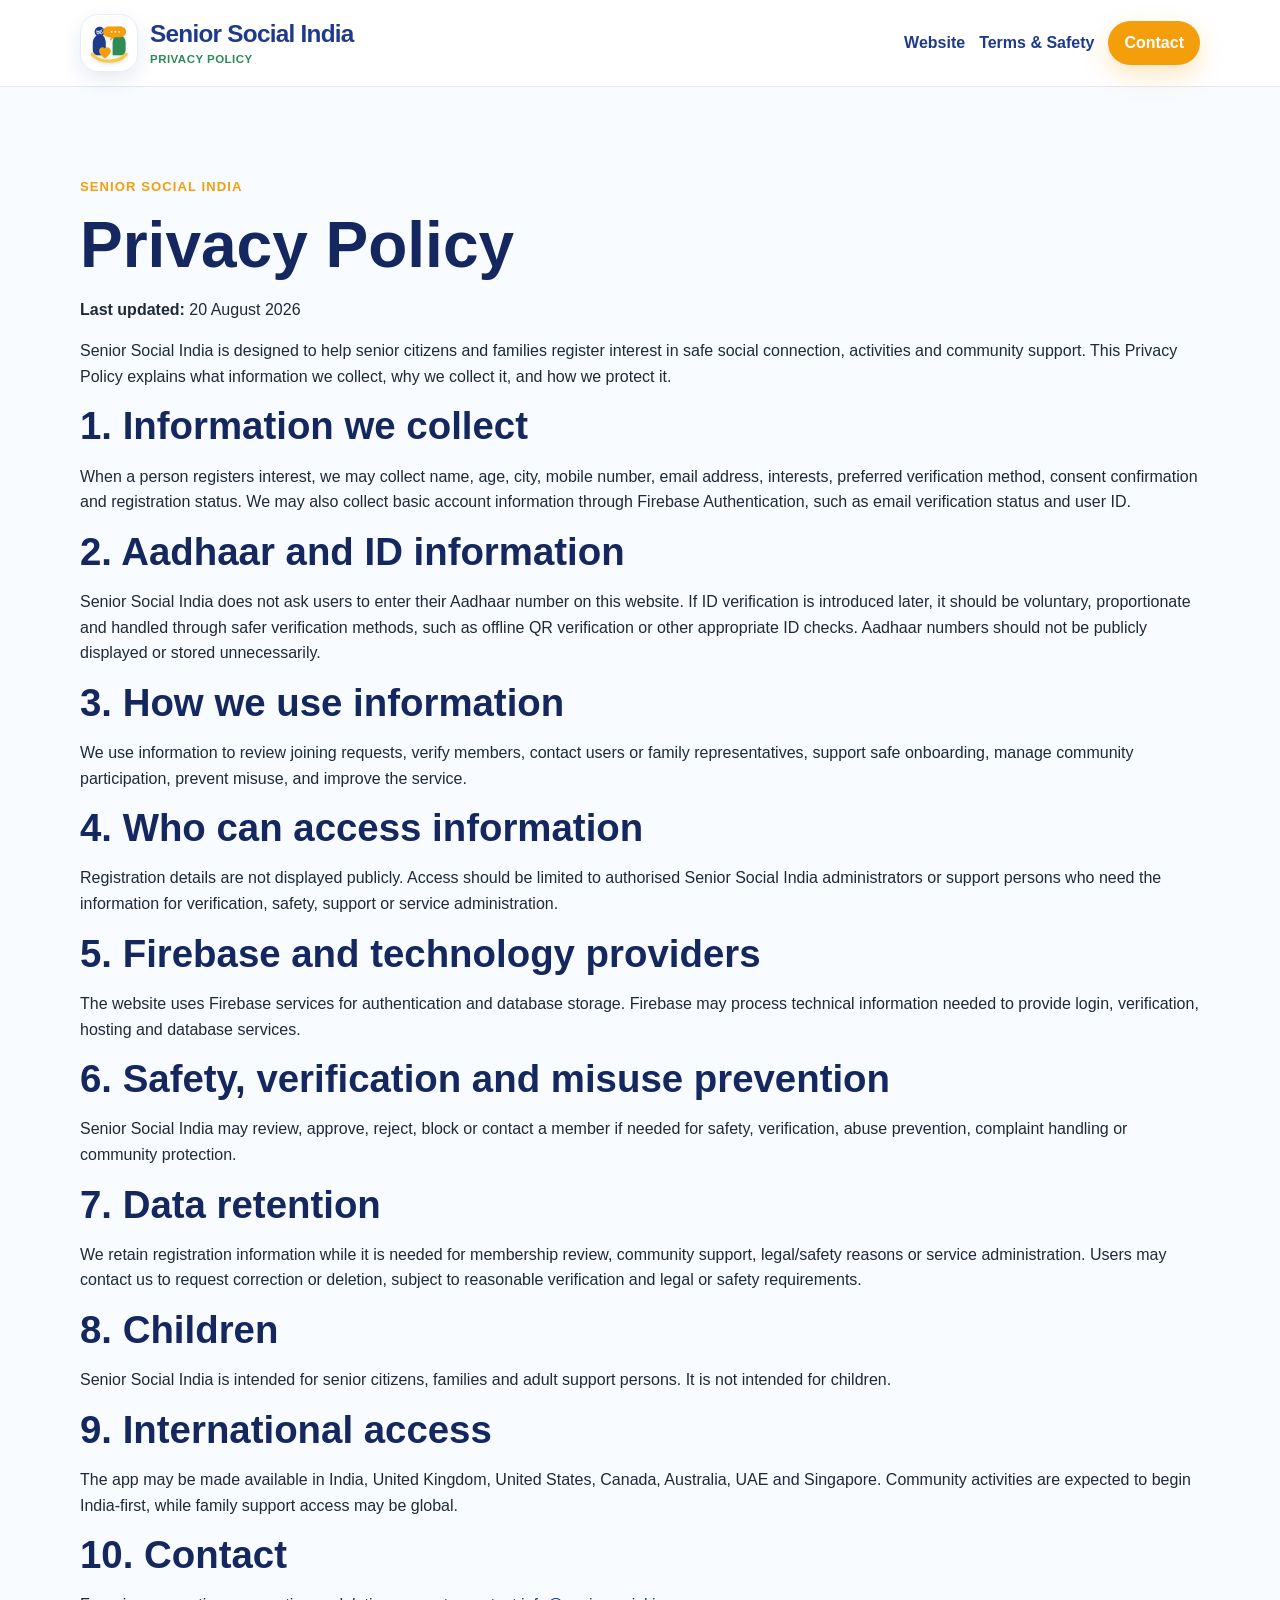
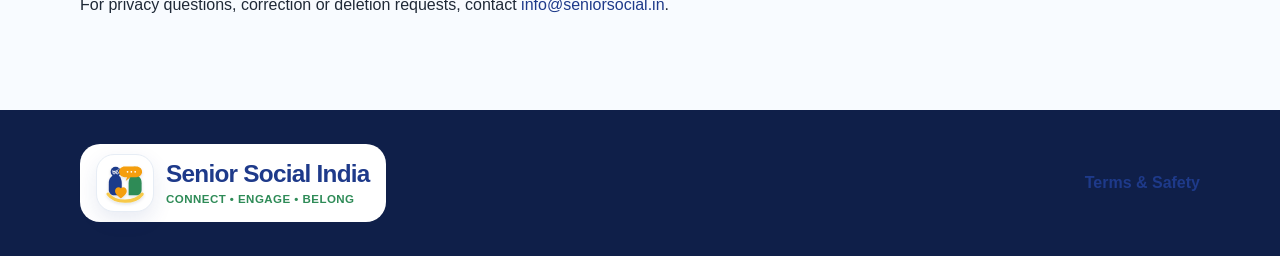
<file: privacy.html>
<!DOCTYPE html>
<html lang="en">
<head>
  <meta charset="UTF-8" />
  <meta name="viewport" content="width=device-width, initial-scale=1.0" />
  <title>Privacy Policy | Senior Social India</title>
  <meta name="description" content="Privacy Policy for Senior Social India." />
  <meta name="theme-color" content="#1E3A8A" />
  <link rel="manifest" href="manifest.webmanifest" />
  <link rel="icon" href="assets/senior-social-mark.svg" type="image/svg+xml" />
  <link rel="stylesheet" href="styles.css" />
</head>
<body>
  <header class="site-header">
    <nav class="nav container">
      <a href="index.html" class="logo" aria-label="Senior Social India home">
        <span class="logo-mark"><img src="assets/senior-social-mark.svg" alt="" /></span>
        <span class="logo-text"><strong>Senior Social India</strong><small>Privacy Policy</small></span>
      </a>
      <div class="nav-links admin-nav"><a href="index.html">Website</a><a href="terms.html">Terms & Safety</a><a href="mailto:info@seniorsocial.in" class="btn btn-small">Contact</a></div>
    </nav>
  </header>

  <main class="section legal-page">
    <div class="container legal-card">
      <p class="section-label">Senior Social India</p>
      <h1>Privacy Policy</h1>
      <p><strong>Last updated:</strong> 20 August 2026</p>
      <p>Senior Social India is designed to help senior citizens and families register interest in safe social connection, activities and community support. This Privacy Policy explains what information we collect, why we collect it, and how we protect it.</p>

      <h2>1. Information we collect</h2>
      <p>When a person registers interest, we may collect name, age, city, mobile number, email address, interests, preferred verification method, consent confirmation and registration status. We may also collect basic account information through Firebase Authentication, such as email verification status and user ID.</p>

      <h2>2. Aadhaar and ID information</h2>
      <p>Senior Social India does not ask users to enter their Aadhaar number on this website. If ID verification is introduced later, it should be voluntary, proportionate and handled through safer verification methods, such as offline QR verification or other appropriate ID checks. Aadhaar numbers should not be publicly displayed or stored unnecessarily.</p>

      <h2>3. How we use information</h2>
      <p>We use information to review joining requests, verify members, contact users or family representatives, support safe onboarding, manage community participation, prevent misuse, and improve the service.</p>

      <h2>4. Who can access information</h2>
      <p>Registration details are not displayed publicly. Access should be limited to authorised Senior Social India administrators or support persons who need the information for verification, safety, support or service administration.</p>

      <h2>5. Firebase and technology providers</h2>
      <p>The website uses Firebase services for authentication and database storage. Firebase may process technical information needed to provide login, verification, hosting and database services.</p>

      <h2>6. Safety, verification and misuse prevention</h2>
      <p>Senior Social India may review, approve, reject, block or contact a member if needed for safety, verification, abuse prevention, complaint handling or community protection.</p>

      <h2>7. Data retention</h2>
      <p>We retain registration information while it is needed for membership review, community support, legal/safety reasons or service administration. Users may contact us to request correction or deletion, subject to reasonable verification and legal or safety requirements.</p>

      <h2>8. Children</h2>
      <p>Senior Social India is intended for senior citizens, families and adult support persons. It is not intended for children.</p>

      <h2>9. International access</h2>
      <p>The app may be made available in India, United Kingdom, United States, Canada, Australia, UAE and Singapore. Community activities are expected to begin India-first, while family support access may be global.</p>

      <h2>10. Contact</h2>
      <p>For privacy questions, correction or deletion requests, contact <a href="mailto:info@seniorsocial.in">info@seniorsocial.in</a>.</p>
    </div>
  </main>

  <footer class="footer"><div class="container footer-inner"><a href="index.html" class="footer-logo"><span class="logo-mark"><img src="assets/senior-social-mark.svg" alt="" /></span><span class="logo-text"><strong>Senior Social India</strong><small>Connect • Engage • Belong</small></span></a><p><a href="terms.html">Terms & Safety</a></p></div></footer>
</body>
</html>
</file>
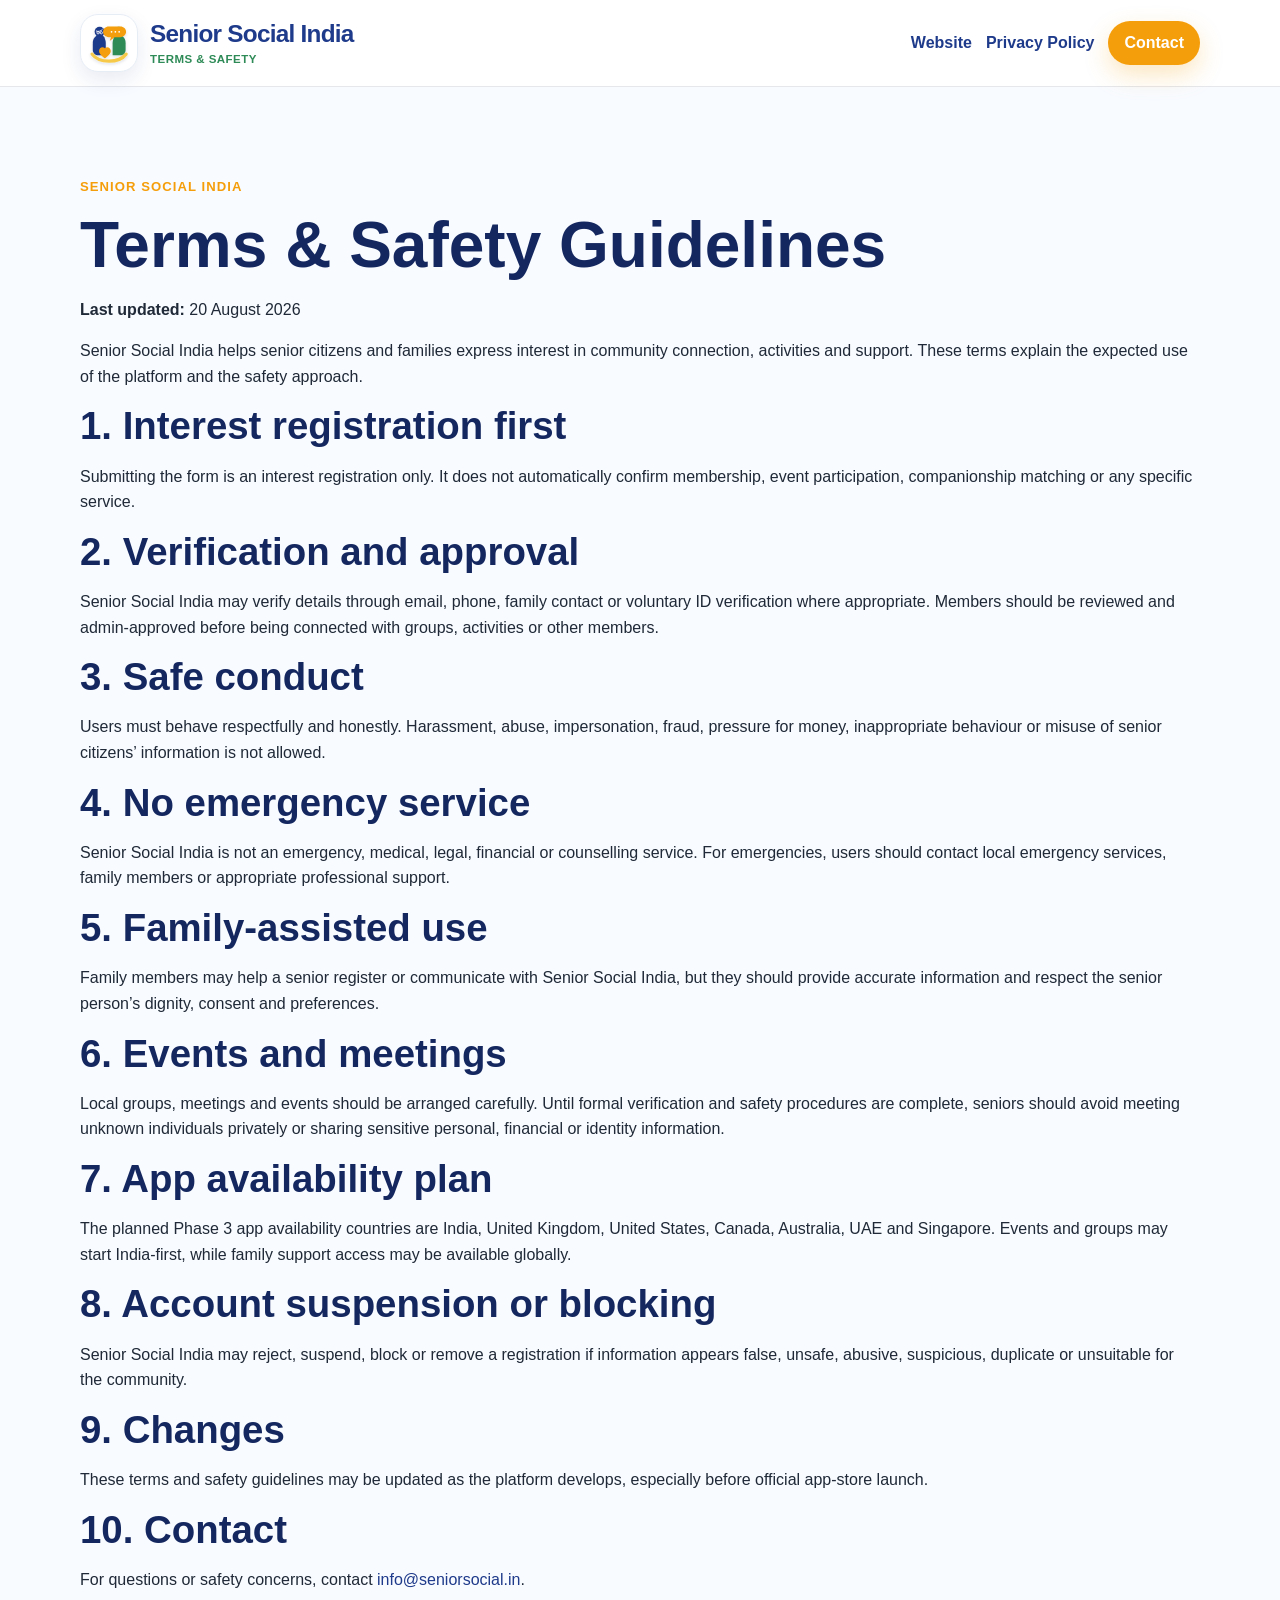
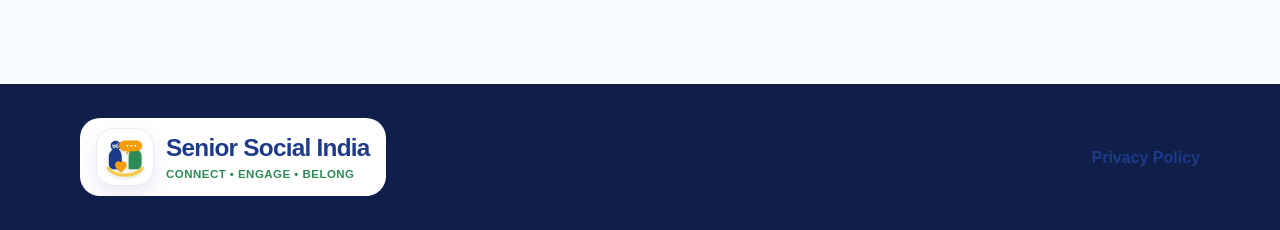
<file: terms.html>
<!DOCTYPE html>
<html lang="en">
<head>
  <meta charset="UTF-8" />
  <meta name="viewport" content="width=device-width, initial-scale=1.0" />
  <title>Terms & Safety | Senior Social India</title>
  <meta name="description" content="Terms and Safety Guidelines for Senior Social India." />
  <meta name="theme-color" content="#1E3A8A" />
  <link rel="manifest" href="manifest.webmanifest" />
  <link rel="icon" href="assets/senior-social-mark.svg" type="image/svg+xml" />
  <link rel="stylesheet" href="styles.css" />
</head>
<body>
  <header class="site-header">
    <nav class="nav container">
      <a href="index.html" class="logo" aria-label="Senior Social India home">
        <span class="logo-mark"><img src="assets/senior-social-mark.svg" alt="" /></span>
        <span class="logo-text"><strong>Senior Social India</strong><small>Terms & Safety</small></span>
      </a>
      <div class="nav-links admin-nav"><a href="index.html">Website</a><a href="privacy.html">Privacy Policy</a><a href="mailto:info@seniorsocial.in" class="btn btn-small">Contact</a></div>
    </nav>
  </header>

  <main class="section legal-page">
    <div class="container legal-card">
      <p class="section-label">Senior Social India</p>
      <h1>Terms & Safety Guidelines</h1>
      <p><strong>Last updated:</strong> 20 August 2026</p>
      <p>Senior Social India helps senior citizens and families express interest in community connection, activities and support. These terms explain the expected use of the platform and the safety approach.</p>

      <h2>1. Interest registration first</h2>
      <p>Submitting the form is an interest registration only. It does not automatically confirm membership, event participation, companionship matching or any specific service.</p>

      <h2>2. Verification and approval</h2>
      <p>Senior Social India may verify details through email, phone, family contact or voluntary ID verification where appropriate. Members should be reviewed and admin-approved before being connected with groups, activities or other members.</p>

      <h2>3. Safe conduct</h2>
      <p>Users must behave respectfully and honestly. Harassment, abuse, impersonation, fraud, pressure for money, inappropriate behaviour or misuse of senior citizens’ information is not allowed.</p>

      <h2>4. No emergency service</h2>
      <p>Senior Social India is not an emergency, medical, legal, financial or counselling service. For emergencies, users should contact local emergency services, family members or appropriate professional support.</p>

      <h2>5. Family-assisted use</h2>
      <p>Family members may help a senior register or communicate with Senior Social India, but they should provide accurate information and respect the senior person’s dignity, consent and preferences.</p>

      <h2>6. Events and meetings</h2>
      <p>Local groups, meetings and events should be arranged carefully. Until formal verification and safety procedures are complete, seniors should avoid meeting unknown individuals privately or sharing sensitive personal, financial or identity information.</p>

      <h2>7. App availability plan</h2>
      <p>The planned Phase 3 app availability countries are India, United Kingdom, United States, Canada, Australia, UAE and Singapore. Events and groups may start India-first, while family support access may be available globally.</p>

      <h2>8. Account suspension or blocking</h2>
      <p>Senior Social India may reject, suspend, block or remove a registration if information appears false, unsafe, abusive, suspicious, duplicate or unsuitable for the community.</p>

      <h2>9. Changes</h2>
      <p>These terms and safety guidelines may be updated as the platform develops, especially before official app-store launch.</p>

      <h2>10. Contact</h2>
      <p>For questions or safety concerns, contact <a href="mailto:info@seniorsocial.in">info@seniorsocial.in</a>.</p>
    </div>
  </main>

  <footer class="footer"><div class="container footer-inner"><a href="index.html" class="footer-logo"><span class="logo-mark"><img src="assets/senior-social-mark.svg" alt="" /></span><span class="logo-text"><strong>Senior Social India</strong><small>Connect • Engage • Belong</small></span></a><p><a href="privacy.html">Privacy Policy</a></p></div></footer>
</body>
</html>
</file>
<file: styles.css>
:root {
  --primary: #1E3A8A;
  --primary-dark: #14275f;
  --accent: #F59E0B;
  --green: #2E8B57;
  --gold: #F7C948;
  --text: #1f2937;
  --muted: #6b7280;
  --bg: #F8FBFF;
  --soft: #EFF6FF;
  --white: #ffffff;
  --border: #e5e7eb;
}
* { box-sizing: border-box; }
html { scroll-behavior: smooth; }
body { margin: 0; font-family: Arial, Helvetica, sans-serif; color: var(--text); background: var(--bg); line-height: 1.6; overflow-x: hidden; }
a { color: var(--primary); text-decoration: none; }
.container { width: min(1120px, calc(100% - 32px)); margin: 0 auto; }
.site-header { position: sticky; top: 0; z-index: 20; background: rgba(255,255,255,.98); border-bottom: 1px solid var(--border); backdrop-filter: blur(12px); }
.nav { min-height: 86px; display: flex; align-items: center; justify-content: space-between; gap: 18px; }
.logo, .footer-logo { display: inline-flex; align-items: center; gap: 12px; min-width: 0; flex-shrink: 1; }
.logo-mark { width: 58px; height: 58px; flex: 0 0 58px; display: inline-flex; align-items: center; justify-content: center; background: #ffffff; border: 1px solid #e7edf5; border-radius: 18px; box-shadow: 0 8px 20px rgba(30,58,138,.10); overflow: visible; }
.logo-mark img { width: 50px; height: 50px; display: block; object-fit: contain; }
.logo-text { display: flex; flex-direction: column; line-height: 1.05; white-space: nowrap; }
.logo-text strong { font-size: clamp(1.18rem, 1.9vw, 1.65rem); font-weight: 900; letter-spacing: -0.03em; color: var(--primary); }
.logo-text small { margin-top: 7px; font-size: .72rem; font-weight: 900; letter-spacing: .04em; text-transform: uppercase; color: var(--green); }
.nav-links { display: flex; align-items: center; gap: 14px; font-weight: 700; flex-shrink: 0; }
.menu-toggle { display: none; border: 0; background: var(--primary); color: white; border-radius: 12px; font-size: 26px; padding: 6px 12px; }
.btn { display: inline-flex; align-items: center; justify-content: center; background: var(--accent); color: white; padding: 14px 22px; border-radius: 999px; font-weight: 800; box-shadow: 0 10px 24px rgba(245,158,11,.25); border: 0; cursor: pointer; font-size: 1rem; }
.btn:disabled { opacity: .65; cursor: not-allowed; }
.btn-small { padding: 9px 16px; }
.btn-outline { background: white; color: var(--primary); border: 2px solid var(--primary); box-shadow: none; }
.hero { padding: 86px 0 70px; background: radial-gradient(circle at top right, #fff7df 0, transparent 35%), linear-gradient(135deg, #eff6ff 0%, #ffffff 55%, #ecfdf5 100%); }
.hero-grid { display: grid; grid-template-columns: 1.15fr .85fr; align-items: center; gap: 50px; }
.eyebrow, .section-label { color: var(--accent); font-weight: 900; text-transform: uppercase; letter-spacing: .08em; font-size: .82rem; }
h1, h2, h3 { margin: 0 0 16px; line-height: 1.1; color: var(--primary-dark); }
h1 { font-size: clamp(2.4rem, 5vw, 4.8rem); }
h2 { font-size: clamp(2rem, 3vw, 3rem); }
.hero-text { font-size: 1.18rem; max-width: 660px; color: #374151; }
.hero-actions { display: flex; flex-wrap: wrap; gap: 14px; margin-top: 28px; }
.install-card { display: inline-flex; gap: 10px; align-items: center; flex-wrap: wrap; margin-top: 22px; padding: 14px 16px; background: white; border: 1px solid var(--border); border-left: 6px solid var(--green); border-radius: 18px; box-shadow: 0 12px 30px rgba(15,23,42,.06); }
.hero-card { background: white; border: 1px solid var(--border); border-radius: 34px; padding: 34px; text-align: center; box-shadow: 0 24px 60px rgba(30,58,138,.14); }
.hero-card img { width: min(260px, 80%); border-radius: 34px; margin-bottom: 22px; }
.section { padding: 76px 0; }
.soft-bg { background: var(--soft); }
.split { display: grid; grid-template-columns: .9fr 1.1fr; gap: 54px; align-items: center; }
.reverse { grid-template-columns: 1fr 1fr; }
.cards { display: grid; grid-template-columns: repeat(4, 1fr); gap: 20px; margin-top: 34px; }
.card, .trust-box, .contact-card, .cta-card, .join-form, .verification-card, .admin-card, .stat-card { background: white; border: 1px solid var(--border); border-radius: 26px; box-shadow: 0 14px 38px rgba(15,23,42,.07); }
.card { padding: 26px; }
.card span { font-size: 2rem; }
.card h3 { margin-top: 16px; }
.trust-box { padding: 34px; border-left: 8px solid var(--green); }
.trust-box li { margin: 12px 0; font-weight: 700; }
.verification-section { background: var(--soft); }
.verification-grid { display: grid; grid-template-columns: .9fr 1.1fr; gap: 42px; align-items: start; }
.verification-grid p { font-size: 1.05rem; color: #374151; }
.aadhaar-note { background: #fff7df; border-left: 6px solid var(--accent); border-radius: 18px; padding: 18px 20px; }
.verification-card { padding: 30px; }
.verification-list { display: grid; gap: 16px; }
.verification-list div { display: grid; grid-template-columns: 42px 1fr; column-gap: 12px; align-items: start; padding: 14px; background: #f8fbff; border-radius: 18px; border: 1px solid #e7edf5; }
.verification-list span { grid-row: 1 / span 2; font-size: 1.5rem; }
.verification-list strong { color: var(--primary-dark); }
.verification-list small { color: var(--muted); font-weight: 700; }
.global-section { background: linear-gradient(135deg, #ffffff 0%, #eff6ff 55%, #fff7df 100%); }
.global-intro { max-width: 820px; font-size: 1.08rem; color: #374151; }
.country-grid { display: grid; grid-template-columns: repeat(4, 1fr); gap: 14px; margin: 28px 0; }
.country-grid span { background: white; border: 1px solid var(--border); border-radius: 18px; padding: 16px 18px; font-weight: 900; color: var(--primary-dark); box-shadow: 0 12px 28px rgba(15,23,42,.06); }
.launch-note { background: #ffffff; border-left: 6px solid var(--accent); border-radius: 18px; padding: 18px 20px; max-width: 880px; box-shadow: 0 12px 28px rgba(15,23,42,.06); }
.join-section { background: linear-gradient(135deg, #f8fbff 0%, #fff7df 45%, #ecfdf5 100%); }
.join-grid { display: grid; grid-template-columns: .85fr 1.15fr; gap: 42px; align-items: start; }
.join-copy p { font-size: 1.05rem; color: #374151; }
.privacy-note { margin-top: 24px; background: #ffffff; border-left: 6px solid var(--green); border-radius: 18px; padding: 18px 20px; box-shadow: 0 10px 30px rgba(15,23,42,.06); }
.join-form { padding: 30px; }
.form-row { margin-bottom: 18px; }
.form-row label, .consent-line { display: block; font-weight: 800; color: var(--primary-dark); margin-bottom: 8px; }
.form-row input, .form-row textarea, .form-row select, .admin-login-form input, .admin-tools input { width: 100%; border: 1px solid #d7dde8; border-radius: 14px; padding: 13px 14px; font: inherit; color: var(--text); background: #fff; }
.form-row input:focus, .form-row textarea:focus, .form-row select:focus, .admin-login-form input:focus, .admin-tools input:focus { outline: 3px solid rgba(245,158,11,.25); border-color: var(--accent); }
.two-cols { display: grid; grid-template-columns: 1fr 1fr; gap: 16px; }
.consent-line { display: flex; gap: 10px; align-items: flex-start; font-size: .96rem; line-height: 1.4; margin: 8px 0 20px; }
.consent-line input { margin-top: 4px; }
.form-submit { width: 100%; }
.form-help { margin: 12px 0 0; color: var(--muted); font-size: .9rem; text-align: center; }
.success-text { color: #0f7a3d; font-weight: 800; }
.error-text { color: #b42318; font-weight: 800; }
.contact-grid { display: grid; grid-template-columns: 1fr .8fr; gap: 40px; align-items: start; }
.contact-card { padding: 32px; }
.contact-card p { color: var(--muted); margin-bottom: 4px; font-weight: 800; }
.contact-card a, .contact-card strong { display: block; margin-bottom: 18px; font-size: 1.12rem; }
.footer { padding: 34px 0; background: #0f1f49; color: white; }
.footer-inner { display: flex; align-items: center; justify-content: space-between; gap: 24px; }
.footer-logo { background: white; border-radius: 20px; padding: 10px 16px; }
.footer p { margin: 0; color: #e5e7eb; font-weight: 700; }
.hidden { display: none !important; }
.admin-section { background: linear-gradient(135deg, #f8fbff 0%, #eff6ff 100%); min-height: calc(100vh - 86px); }
.admin-card { padding: 30px; max-width: 520px; }
.admin-login-form { display: grid; gap: 12px; }
.warning-box { background: #fff7df; border: 1px solid #f6d36f; border-left: 6px solid var(--accent); border-radius: 18px; padding: 18px; margin-bottom: 24px; font-weight: 800; }
.stats-grid { display: grid; grid-template-columns: repeat(5, 1fr); gap: 16px; margin: 24px 0; }
.stat-card { padding: 22px; }
.stat-card strong { display: block; font-size: 2rem; color: var(--primary); }
.stat-card span { font-weight: 800; color: var(--muted); }
.admin-tools { display: flex; gap: 14px; align-items: center; margin-bottom: 18px; }
.table-wrap { overflow-x: auto; background: white; border: 1px solid var(--border); border-radius: 20px; box-shadow: 0 14px 38px rgba(15,23,42,.07); }
.users-table { width: 100%; border-collapse: collapse; min-width: 940px; }
.users-table th, .users-table td { padding: 14px 12px; border-bottom: 1px solid var(--border); text-align: left; vertical-align: top; }
.users-table th { color: var(--primary-dark); background: #f8fbff; font-size: .9rem; }
.users-table small { color: var(--muted); font-weight: 700; }
.table-actions { display: flex; gap: 6px; flex-wrap: wrap; }
.table-actions button { border: 1px solid var(--border); background: #fff; border-radius: 999px; padding: 6px 10px; cursor: pointer; font-weight: 800; color: var(--primary); }
@media (max-width: 980px) { .nav-links { gap: 10px; font-size: .86rem; } .stats-grid, .country-grid { grid-template-columns: repeat(2, 1fr); } }
@media (max-width: 850px) {
  .menu-toggle { display: block; }
  .nav { min-height: 78px; }
  .nav-links { position: absolute; top: 78px; left: 0; right: 0; background: white; flex-direction: column; align-items: stretch; padding: 18px 24px 28px; border-bottom: 1px solid var(--border); display: none; }
  .nav-links.open { display: flex; }
  .hero-grid, .split, .reverse, .contact-grid, .join-grid, .verification-grid { grid-template-columns: 1fr; }
  .cards { grid-template-columns: 1fr; }
  .hero { padding-top: 48px; }
  .footer-inner { flex-direction: column; text-align: center; }
  .logo-mark { width: 52px; height: 52px; flex-basis: 52px; border-radius: 15px; }
  .logo-mark img { width: 46px; height: 46px; }
  .logo-text strong { font-size: 1.1rem; }
  .logo-text small { font-size: .63rem; letter-spacing: .03em; }
}
@media (max-width: 560px) { .two-cols, .stats-grid, .country-grid { grid-template-columns: 1fr; } .join-form { padding: 22px; } .admin-tools { flex-direction: column; align-items: stretch; } }
@media (max-width: 430px) { .logo { gap: 8px; } .logo-mark { width: 46px; height: 46px; flex-basis: 46px; } .logo-mark img { width: 40px; height: 40px; } .logo-text strong { font-size: .98rem; } .logo-text small { font-size: .55rem; } }
</file>
